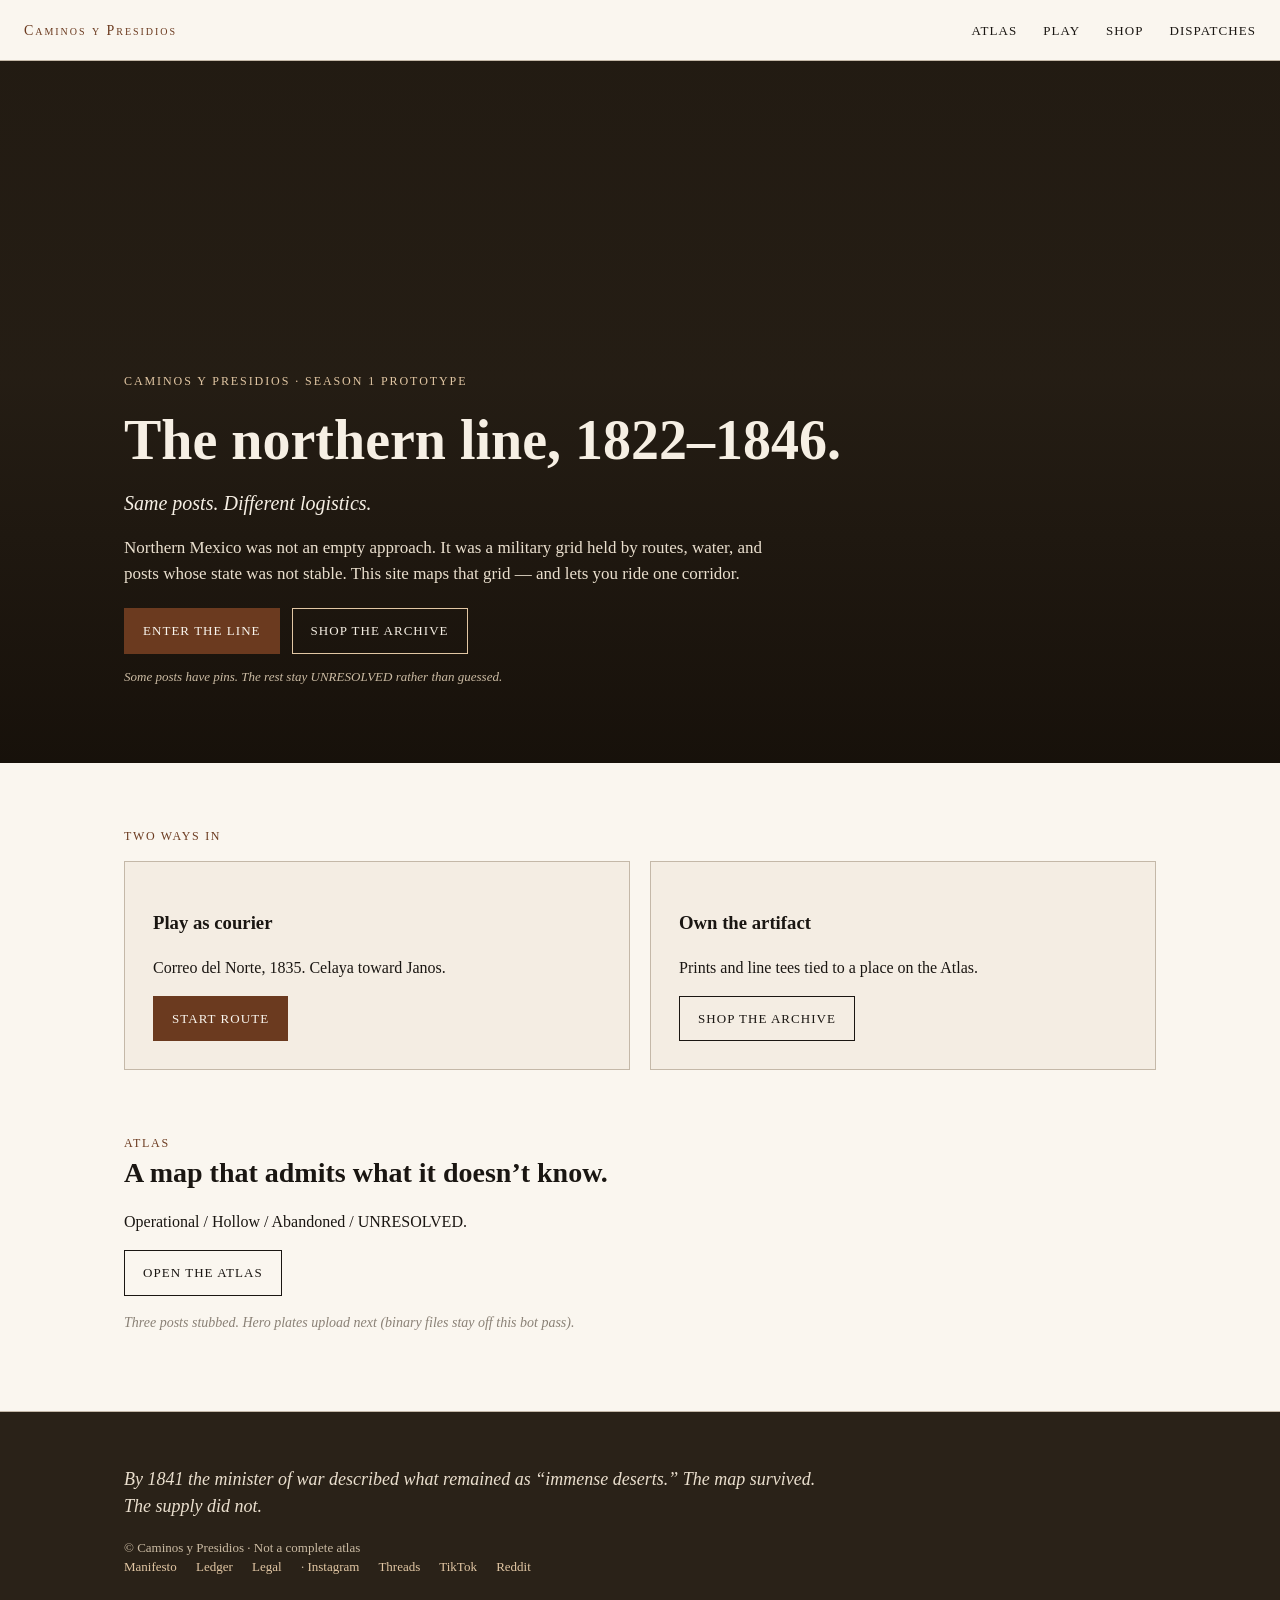
<file: index.html>
<!DOCTYPE html>
<html lang="en">
<head>
  <meta charset="utf-8" />
  <meta name="viewport" content="width=device-width, initial-scale=1" />
  <title>Caminos y Presidios · The northern line, 1822–1846</title>
  <link rel="stylesheet" href="styles.css" />
</head>
<body>
  <header class="site-header">
    <a class="brand" href="index.html">Caminos y Presidios</a>
    <nav>
      <a href="atlas/index.html">ATLAS</a>
      <a href="play/index.html">PLAY</a>
      <a href="shop.html">SHOP</a>
      <a href="dispatches.html">DISPATCHES</a>
    </nav>
  </header>
  <section class="hero">
    <div class="hero-scrim"></div>
    <div class="hero-copy">
      <div class="eyebrow">Caminos y Presidios · Season 1 prototype</div>
      <h1>The northern line, 1822–1846.</h1>
      <p class="sub">Same posts. Different logistics.</p>
      <p class="body">Northern Mexico was not an empty approach. It was a military grid held by routes, water, and posts whose state was not stable. This site maps that grid — and lets you ride one corridor.</p>
      <div class="ctas">
        <a class="btn solid" href="play/index.html">Enter the Line</a>
        <a class="btn" href="shop.html">Shop the Archive</a>
      </div>
      <p class="fine">Some posts have pins. The rest stay UNRESOLVED rather than guessed.</p>
    </div>
  </section>
  <section class="section"><div class="wrap">
    <div class="kicker">Two ways in</div>
    <div class="grid2" style="margin-top:16px">
      <article class="card"><h3>Play as courier</h3><p>Correo del Norte, 1835. Celaya toward Janos.</p><a class="btn solid" href="play/chapter-1.html">Start route</a></article>
      <article class="card"><h3>Own the artifact</h3><p>Prints and line tees tied to a place on the Atlas.</p><a class="btn" href="shop.html" style="color:var(--ink);border-color:var(--ink)">Shop the archive</a></article>
    </div>
  </div></section>
  <section class="section" style="padding-top:0"><div class="wrap">
    <div class="kicker">Atlas</div>
    <h2>A map that admits what it doesn’t know.</h2>
    <p>Operational / Hollow / Abandoned / UNRESOLVED.</p>
    <p><a class="btn" href="atlas/index.html" style="color:var(--ink);border-color:var(--ink)">Open the Atlas</a></p>
    <p class="note">Three posts stubbed. Hero plates upload next (binary files stay off this bot pass).</p>
  </div></section>
  <footer><div class="wrap">
    <p class="quote">By 1841 the minister of war described what remained as “immense deserts.” The map survived. The supply did not.</p>
    <p class="meta">© Caminos y Presidios · Not a complete atlas<br />
      <a href="manifesto.html">Manifesto</a> <a href="ledger.html">Ledger</a> <a href="legal.html">Legal</a> ·
      <a href="https://www.instagram.com/caminospresidios" target="_blank" rel="noopener noreferrer">Instagram</a>
      <a href="https://www.threads.com/@caminosypresidios" target="_blank" rel="noopener noreferrer">Threads</a>
      <a href="https://www.tiktok.com/@caminosypresidios" target="_blank" rel="noopener noreferrer">TikTok</a>
      <a href="https://www.reddit.com/u/OddNegotiation9227/s/6Y6dg2adzh" target="_blank" rel="noopener noreferrer">Reddit</a></p>
  </div></footer>
</body>
</html>
</file>
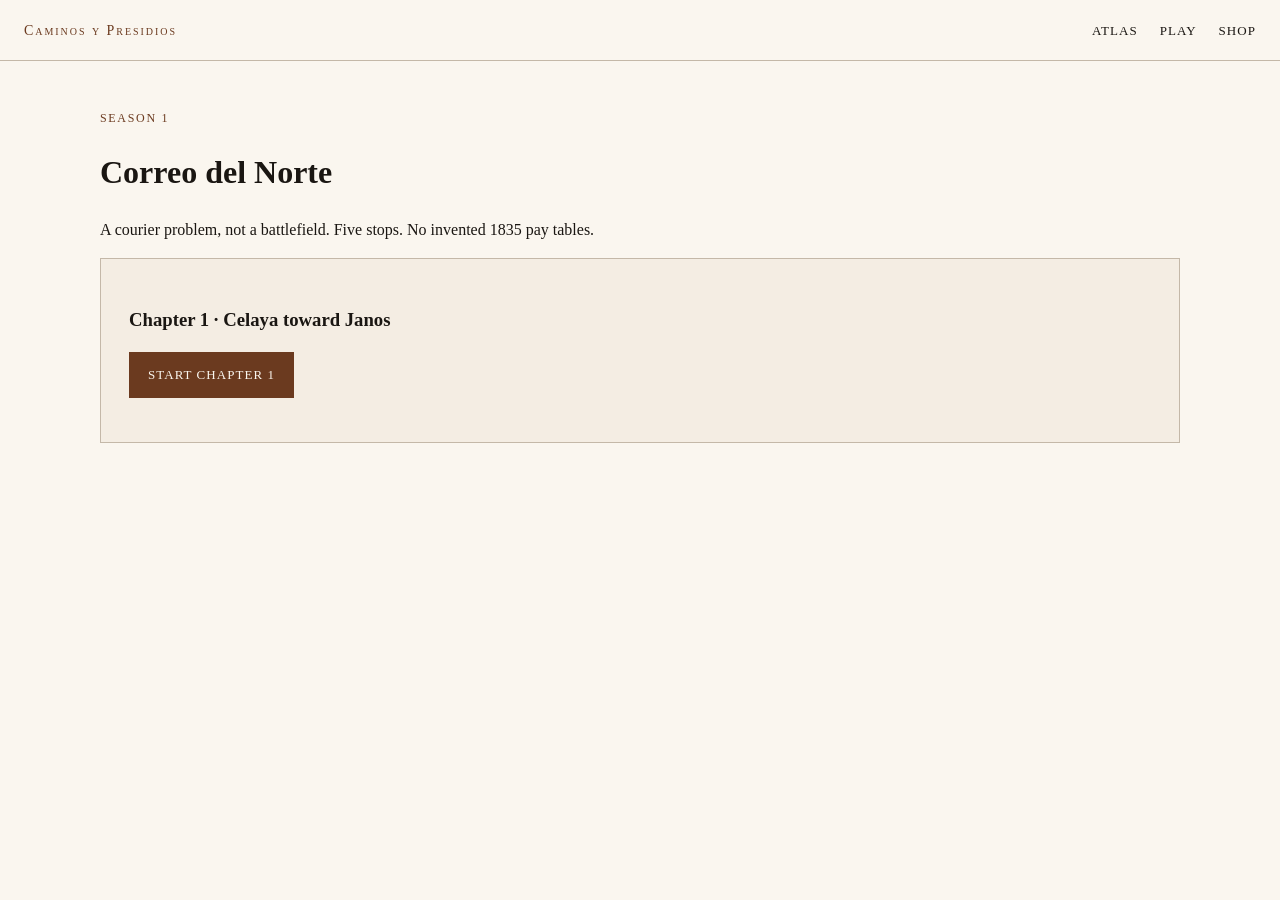
<file: play/index.html>
<!DOCTYPE html><html lang="en"><head><meta charset="utf-8"/><meta name="viewport" content="width=device-width,initial-scale=1"/><title>Play</title><link rel="stylesheet" href="../styles.css"/></head><body><header class="site-header"><a class="brand" href="../index.html">Caminos y Presidios</a><nav><a href="../atlas/index.html">ATLAS</a><a href="index.html">PLAY</a><a href="../shop.html">SHOP</a></nav></header><div class="wrap page-hero"><div class="kicker">Season 1</div><h1>Correo del Norte</h1><p>A courier problem, not a battlefield. Five stops. No invented 1835 pay tables.</p><article class="card"><h3>Chapter 1 · Celaya toward Janos</h3><p><a class="btn solid" href="chapter-1.html">Start Chapter 1</a></p></article></div></body></html>
</file>
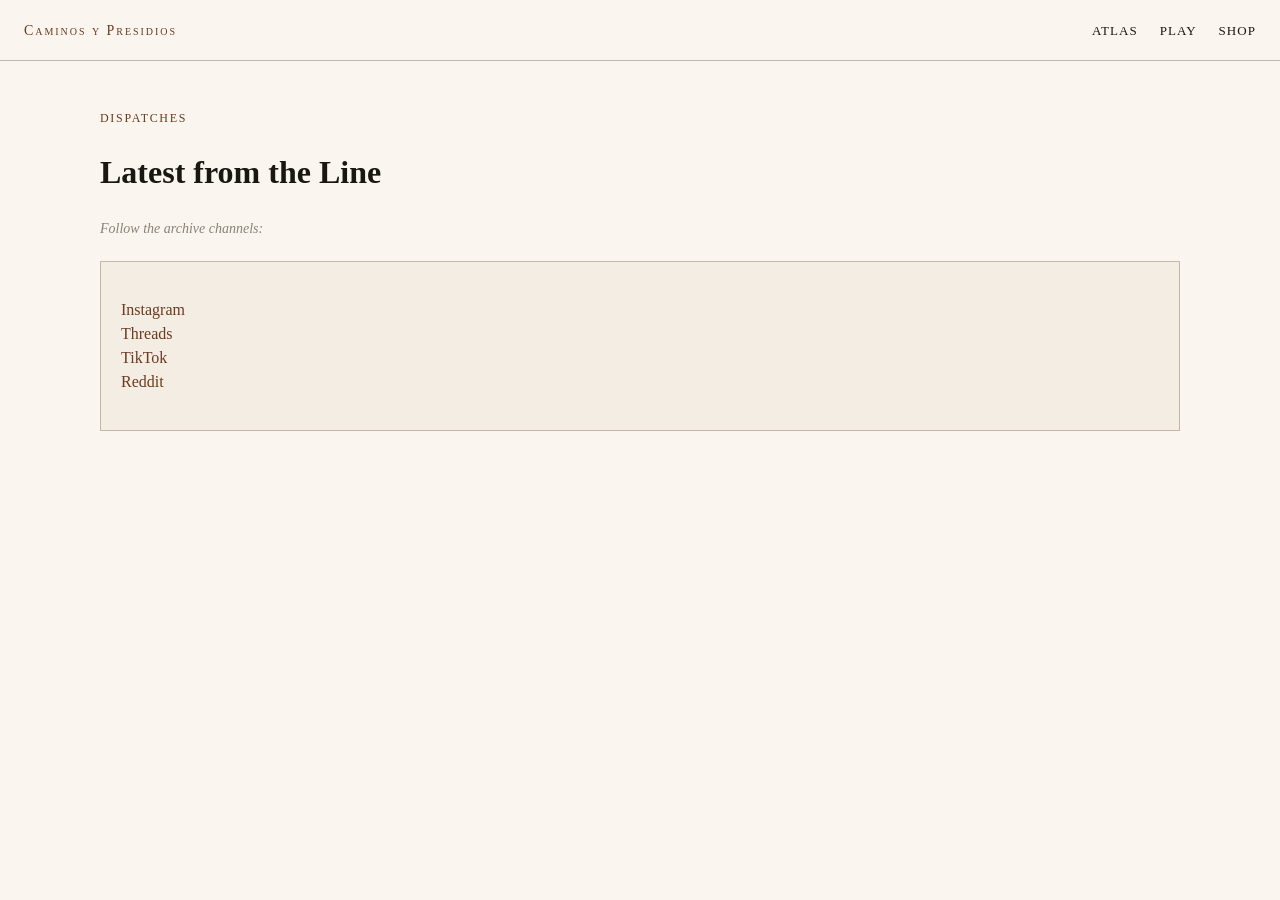
<file: dispatches.html>
<!DOCTYPE html><html lang="en"><head><meta charset="utf-8"/><meta name="viewport" content="width=device-width,initial-scale=1"/><title>Dispatches</title><link rel="stylesheet" href="styles.css"/></head><body><header class="site-header"><a class="brand" href="index.html">Caminos y Presidios</a><nav><a href="atlas/index.html">ATLAS</a><a href="play/index.html">PLAY</a><a href="shop.html">SHOP</a></nav></header><div class="wrap page-hero"><div class="kicker">Dispatches</div><h1>Latest from the Line</h1><p class="note">Follow the archive channels:</p><div class="block"><p><a href="https://www.instagram.com/caminospresidios" target="_blank" rel="noopener noreferrer">Instagram</a><br><a href="https://www.threads.com/@caminosypresidios" target="_blank" rel="noopener noreferrer">Threads</a><br><a href="https://www.tiktok.com/@caminosypresidios" target="_blank" rel="noopener noreferrer">TikTok</a><br><a href="https://www.reddit.com/u/OddNegotiation9227/s/6Y6dg2adzh" target="_blank" rel="noopener noreferrer">Reddit</a></p></div></div></body></html>
</file>
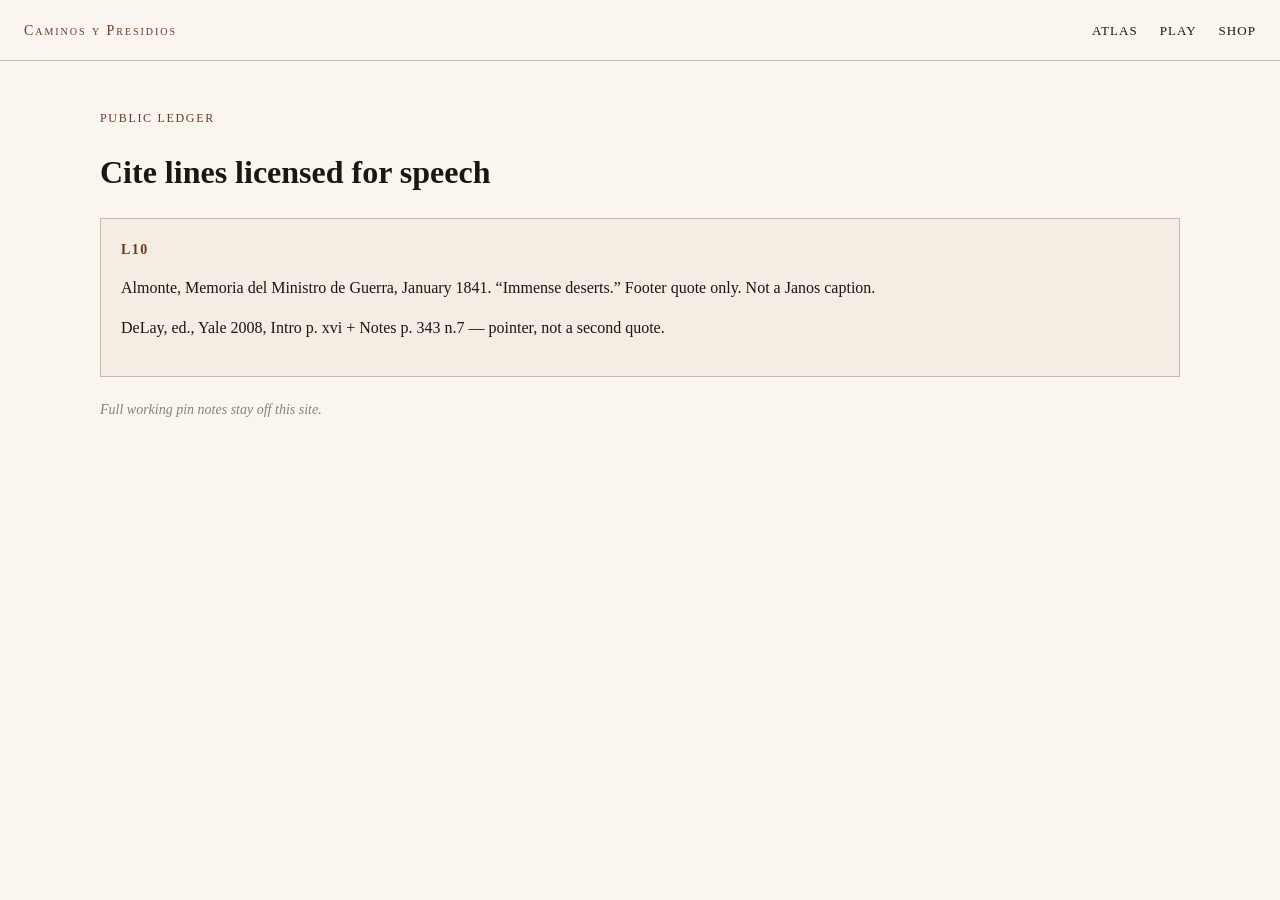
<file: ledger.html>
<!DOCTYPE html><html lang="en"><head><meta charset="utf-8"/><meta name="viewport" content="width=device-width,initial-scale=1"/><title>Ledger</title><link rel="stylesheet" href="styles.css"/></head><body><header class="site-header"><a class="brand" href="index.html">Caminos y Presidios</a><nav><a href="atlas/index.html">ATLAS</a><a href="play/index.html">PLAY</a><a href="shop.html">SHOP</a></nav></header><div class="wrap page-hero"><div class="kicker">Public ledger</div><h1>Cite lines licensed for speech</h1><div class="block"><h3>L10</h3><p>Almonte, Memoria del Ministro de Guerra, January 1841. “Immense deserts.” Footer quote only. Not a Janos caption.</p><p>DeLay, ed., Yale 2008, Intro p. xvi + Notes p. 343 n.7 — pointer, not a second quote.</p></div><p class="note">Full working pin notes stay off this site.</p></div></body></html>
</file>
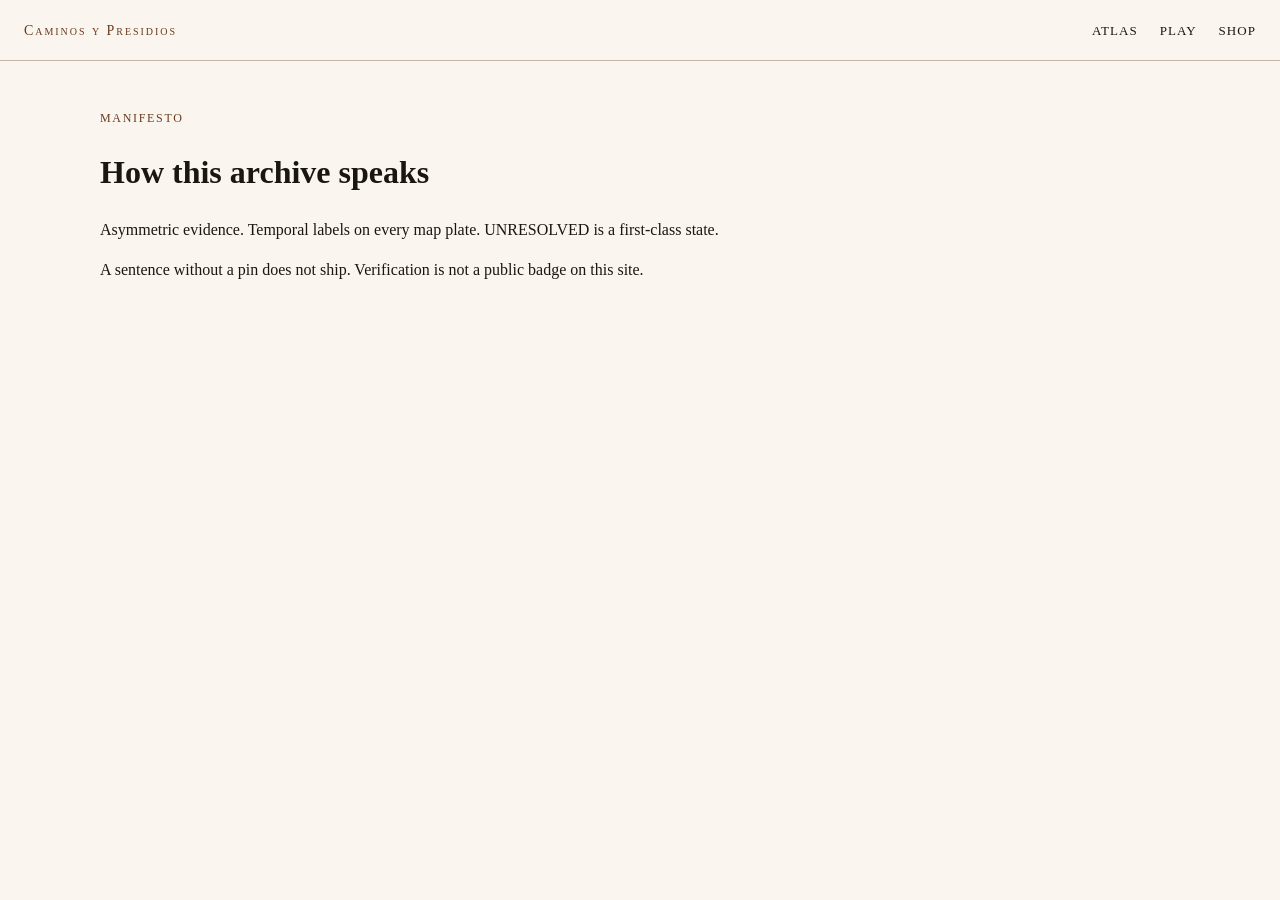
<file: manifesto.html>
<!DOCTYPE html><html lang="en"><head><meta charset="utf-8"/><meta name="viewport" content="width=device-width,initial-scale=1"/><title>Manifesto</title><link rel="stylesheet" href="styles.css"/></head><body><header class="site-header"><a class="brand" href="index.html">Caminos y Presidios</a><nav><a href="atlas/index.html">ATLAS</a><a href="play/index.html">PLAY</a><a href="shop.html">SHOP</a></nav></header><div class="wrap page-hero"><div class="kicker">Manifesto</div><h1>How this archive speaks</h1><p>Asymmetric evidence. Temporal labels on every map plate. UNRESOLVED is a first-class state.</p><p>A sentence without a pin does not ship. Verification is not a public badge on this site.</p></div></body></html>
</file>
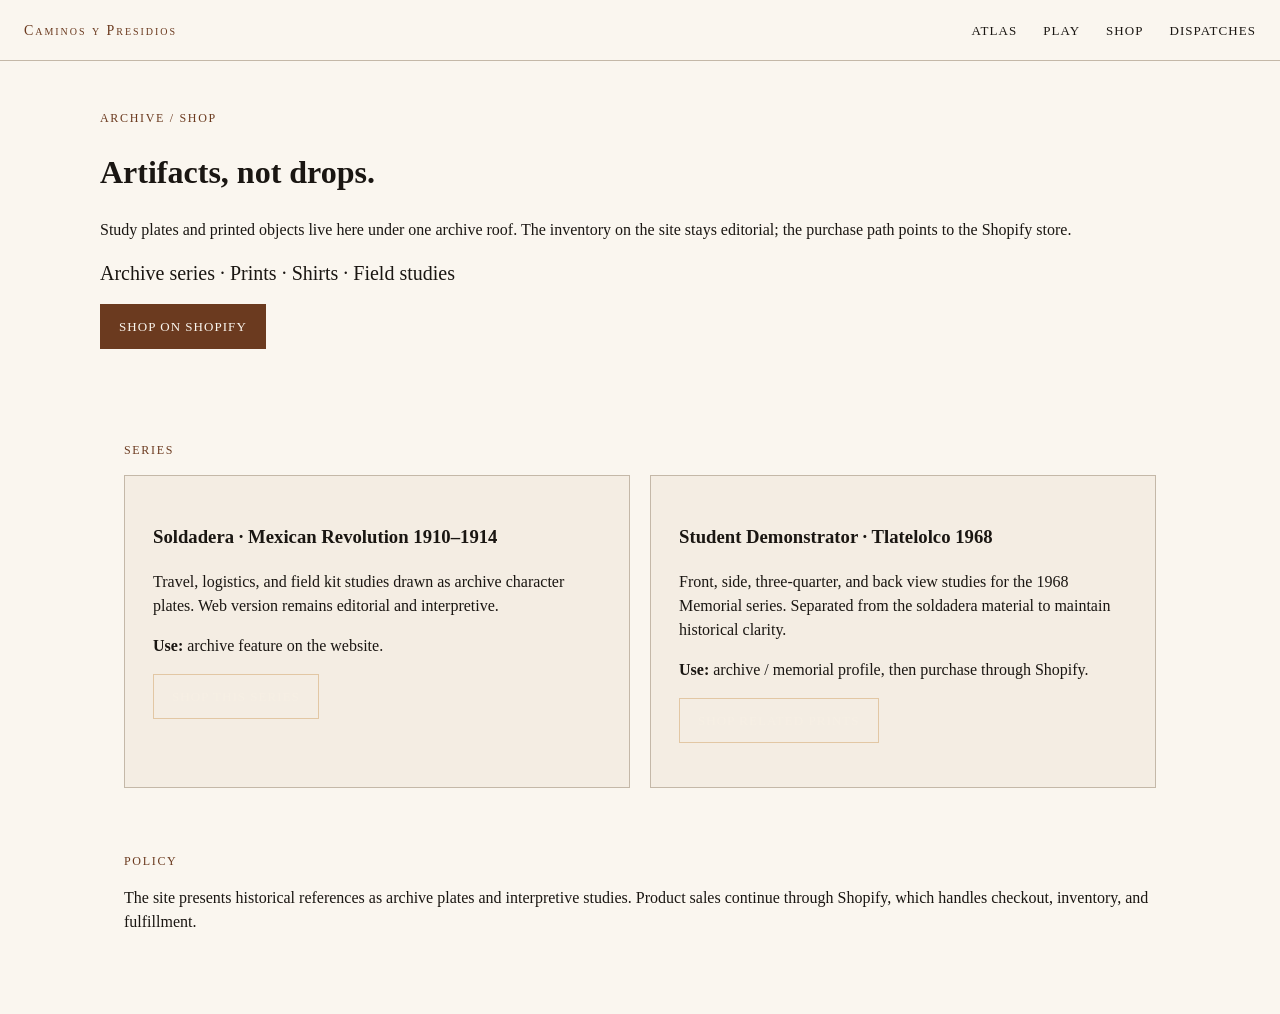
<file: shop.html>
<!DOCTYPE html>
<html lang="en">
<head>
  <meta charset="utf-8" />
  <meta name="viewport" content="width=device-width, initial-scale=1" />
  <title>Shop · Caminos y Presidios</title>
  <link rel="stylesheet" href="styles.css" />
</head>
<body>
  <header class="site-header">
    <a class="brand" href="index.html">Caminos y Presidios</a>
    <nav>
      <a href="atlas/index.html">ATLAS</a>
      <a href="play/index.html">PLAY</a>
      <a href="shop.html">SHOP</a>
      <a href="dispatches.html">DISPATCHES</a>
    </nav>
  </header>

  <div class="wrap page-hero">
    <div class="kicker">Archive / Shop</div>
    <h1>Artifacts, not drops.</h1>
    <p>Study plates and printed objects live here under one archive roof. The inventory on the site stays editorial; the purchase path points to the Shopify store.</p>
    <p class="price">Archive series · Prints · Shirts · Field studies</p>
    <p><a class="btn solid" href="https://caminosypresidios.myshopify.com/" target="_blank" rel="noopener noreferrer">Shop on Shopify</a></p>
  </div>

  <section class="section">
    <div class="wrap">
      <div class="kicker">Series</div>
      <div class="grid2" style="margin-top:16px">
        <article class="card">
          <h3>Soldadera · Mexican Revolution 1910–1914</h3>
          <p>Travel, logistics, and field kit studies drawn as archive character plates. Web version remains editorial and interpretive.</p>
          <p><strong>Use:</strong> archive feature on the website.</p>
          <p><a class="btn" href="https://caminosypresidios.myshopify.com/" target="_blank" rel="noopener noreferrer">Shop this series</a></p>
        </article>

        <article class="card">
          <h3>Student Demonstrator · Tlatelolco 1968</h3>
          <p>Front, side, three-quarter, and back view studies for the 1968 Memorial series. Separated from the soldadera material to maintain historical clarity.</p>
          <p><strong>Use:</strong> archive / memorial profile, then purchase through Shopify.</p>
          <p><a class="btn" href="https://caminosypresidios.myshopify.com/" target="_blank" rel="noopener noreferrer">Shop related prints</a></p>
        </article>
      </div>
    </div>
  </section>

  <section class="section" style="padding-top:0">
    <div class="wrap">
      <div class="kicker">Policy</div>
      <p>The site presents historical references as archive plates and interpretive studies. Product sales continue through Shopify, which handles checkout, inventory, and fulfillment.</p>
    </div>
  </section>
</body>
</html>
</file>
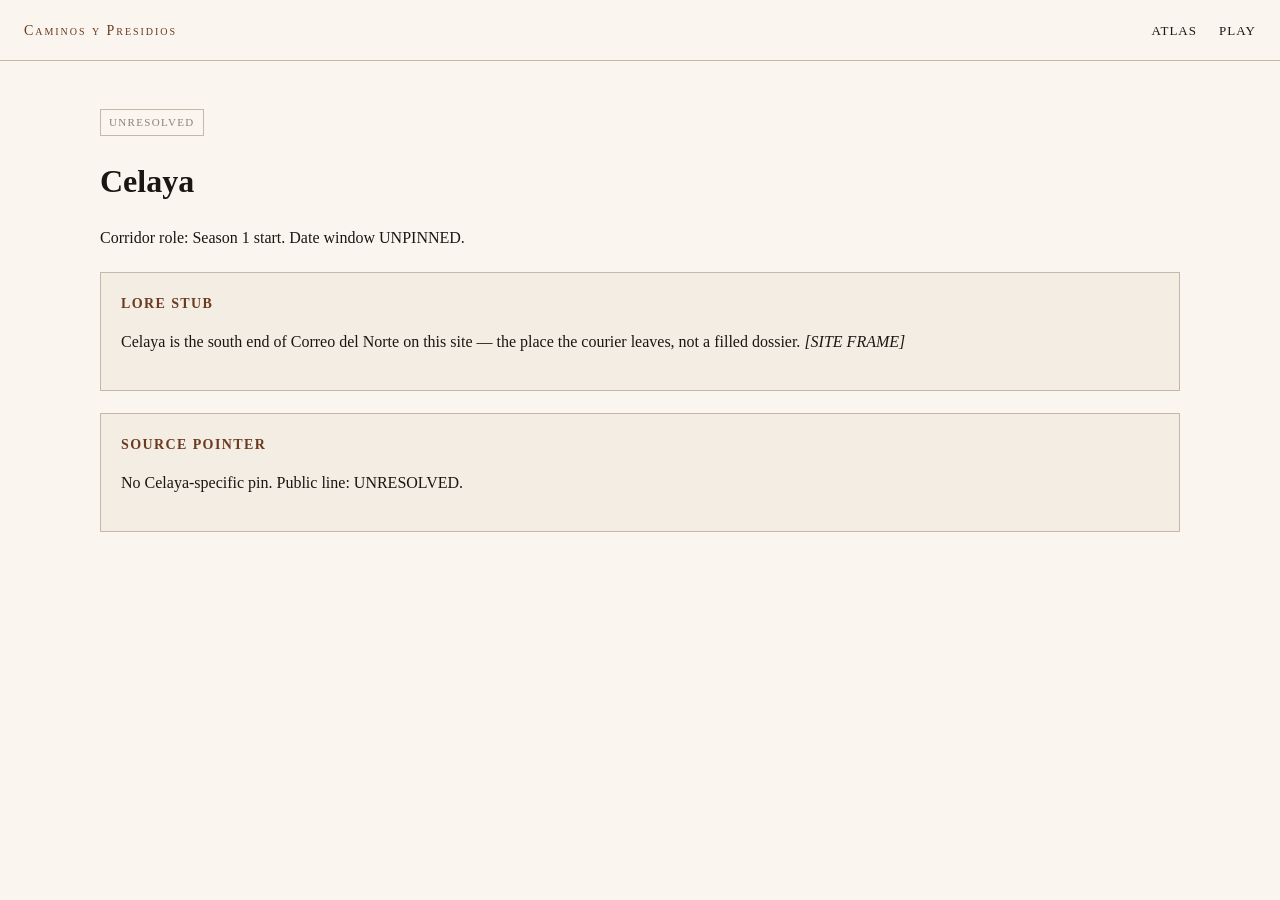
<file: atlas/celaya.html>
<!DOCTYPE html><html lang="en"><head><meta charset="utf-8"/><meta name="viewport" content="width=device-width,initial-scale=1"/><title>Celaya</title><link rel="stylesheet" href="../styles.css"/></head><body><header class="site-header"><a class="brand" href="../index.html">Caminos y Presidios</a><nav><a href="index.html">ATLAS</a><a href="../play/index.html">PLAY</a></nav></header><div class="wrap page-hero"><span class="badge">UNRESOLVED</span><h1>Celaya</h1><p>Corridor role: Season 1 start. Date window UNPINNED.</p><div class="block"><h3>Lore stub</h3><p>Celaya is the south end of Correo del Norte on this site — the place the courier leaves, not a filled dossier. <em>[SITE FRAME]</em></p></div><div class="block"><h3>Source pointer</h3><p>No Celaya-specific pin. Public line: UNRESOLVED.</p></div></div></body></html>
</file>
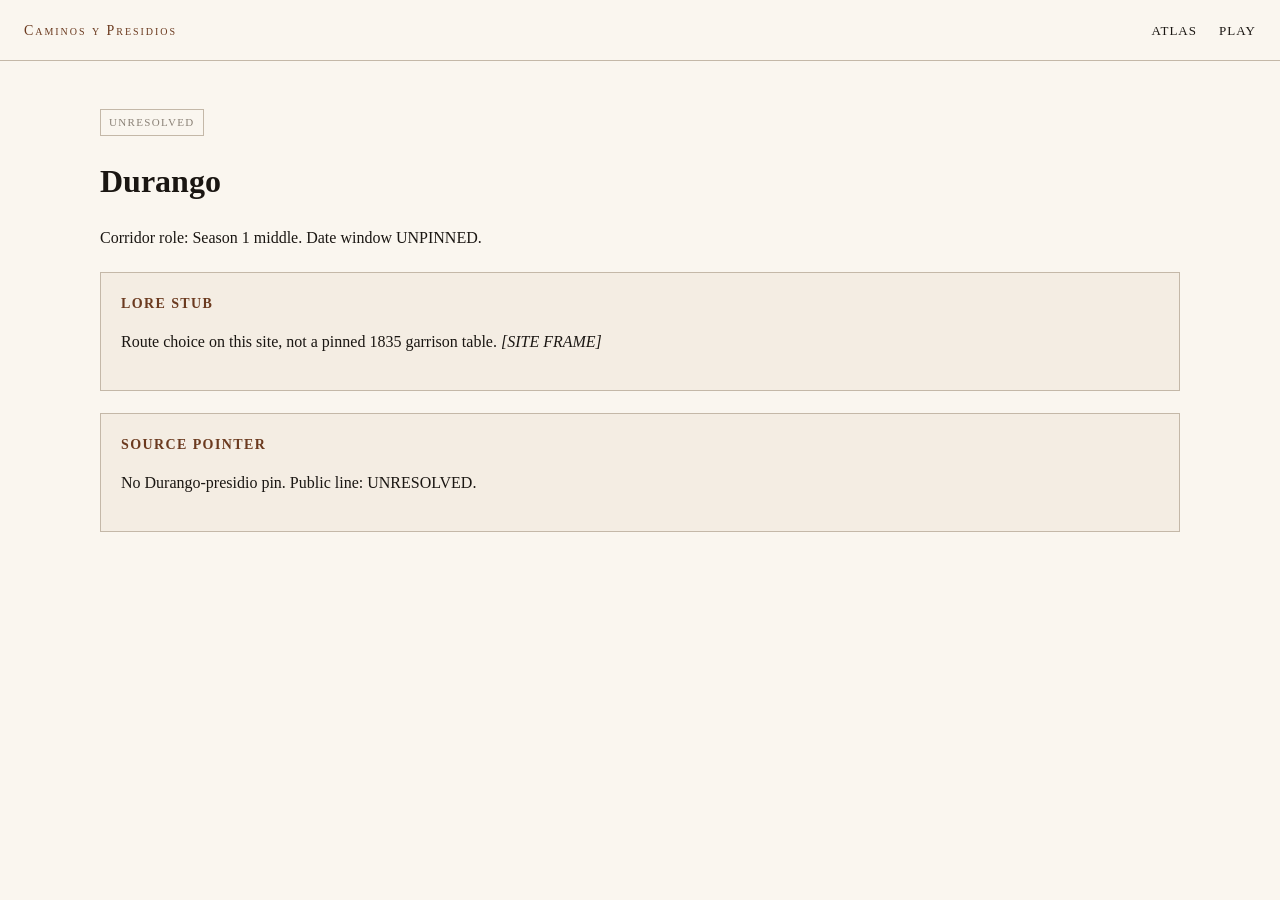
<file: atlas/durango.html>
<!DOCTYPE html><html lang="en"><head><meta charset="utf-8"/><meta name="viewport" content="width=device-width,initial-scale=1"/><title>Durango</title><link rel="stylesheet" href="../styles.css"/></head><body><header class="site-header"><a class="brand" href="../index.html">Caminos y Presidios</a><nav><a href="index.html">ATLAS</a><a href="../play/index.html">PLAY</a></nav></header><div class="wrap page-hero"><span class="badge">UNRESOLVED</span><h1>Durango</h1><p>Corridor role: Season 1 middle. Date window UNPINNED.</p><div class="block"><h3>Lore stub</h3><p>Route choice on this site, not a pinned 1835 garrison table. <em>[SITE FRAME]</em></p></div><div class="block"><h3>Source pointer</h3><p>No Durango-presidio pin. Public line: UNRESOLVED.</p></div></div></body></html>
</file>
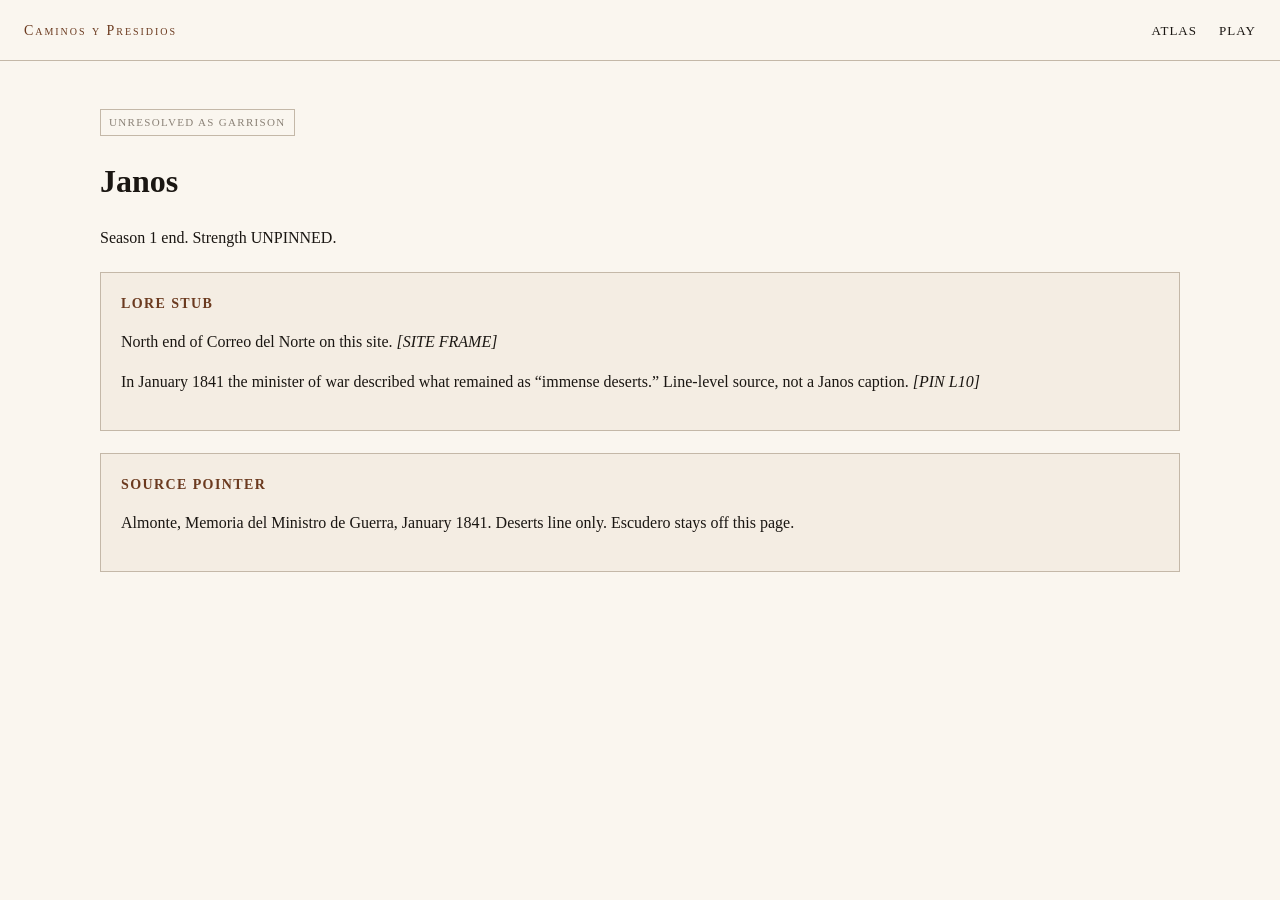
<file: atlas/janos.html>
<!DOCTYPE html><html lang="en"><head><meta charset="utf-8"/><meta name="viewport" content="width=device-width,initial-scale=1"/><title>Janos</title><link rel="stylesheet" href="../styles.css"/></head><body><header class="site-header"><a class="brand" href="../index.html">Caminos y Presidios</a><nav><a href="index.html">ATLAS</a><a href="../play/index.html">PLAY</a></nav></header><div class="wrap page-hero"><span class="badge">UNRESOLVED as garrison</span><h1>Janos</h1><p>Season 1 end. Strength UNPINNED.</p><div class="block"><h3>Lore stub</h3><p>North end of Correo del Norte on this site. <em>[SITE FRAME]</em></p><p>In January 1841 the minister of war described what remained as “immense deserts.” Line-level source, not a Janos caption. <em>[PIN L10]</em></p></div><div class="block"><h3>Source pointer</h3><p>Almonte, Memoria del Ministro de Guerra, January 1841. Deserts line only. Escudero stays off this page.</p></div></div></body></html>
</file>
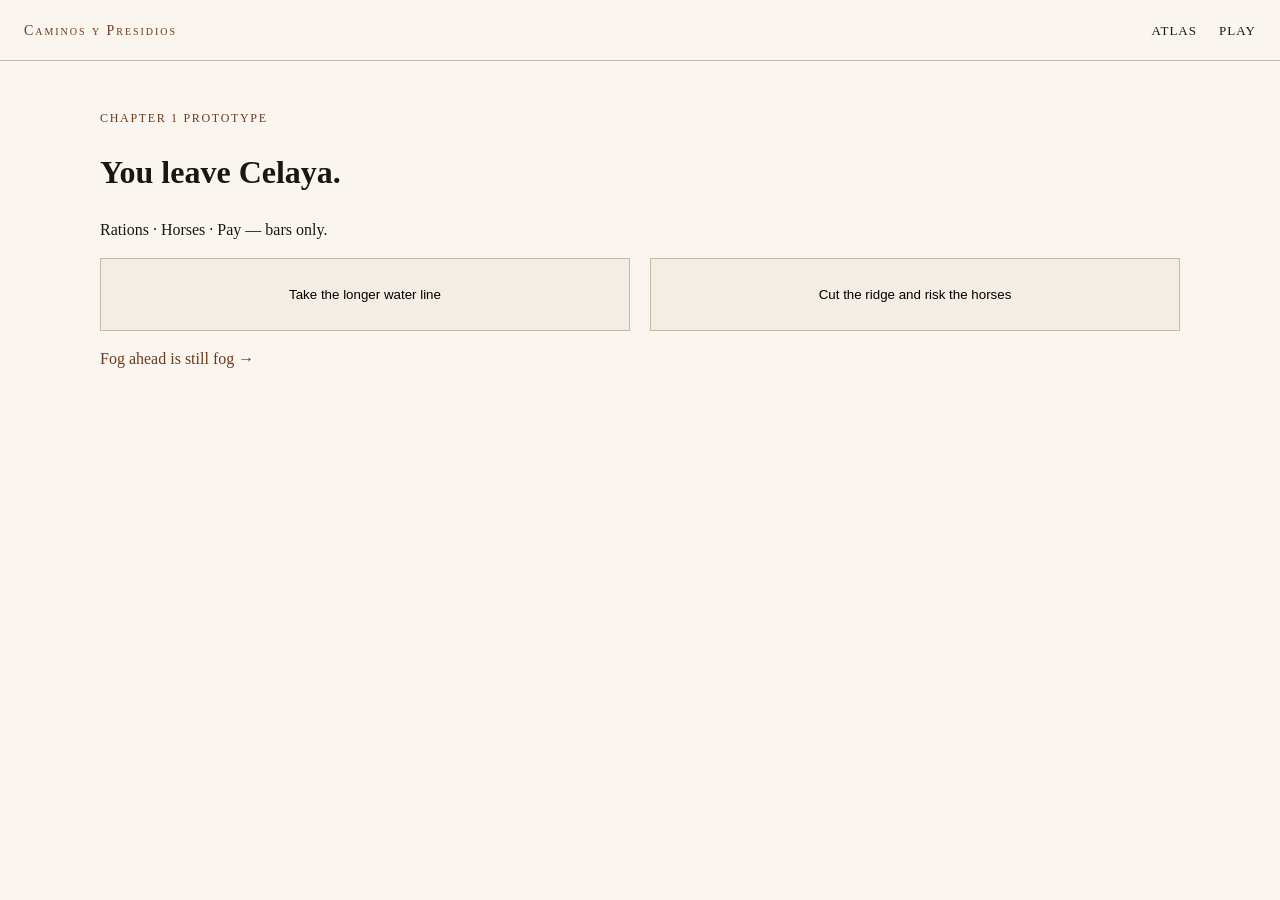
<file: play/chapter-1.html>
<!DOCTYPE html><html lang="en"><head><meta charset="utf-8"/><meta name="viewport" content="width=device-width,initial-scale=1"/><title>Chapter 1</title><link rel="stylesheet" href="../styles.css"/></head><body><header class="site-header"><a class="brand" href="../index.html">Caminos y Presidios</a><nav><a href="../atlas/index.html">ATLAS</a><a href="index.html">PLAY</a></nav></header><div class="wrap page-hero"><div class="kicker">Chapter 1 prototype</div><h1>You leave Celaya.</h1><p>Rations · Horses · Pay — bars only.</p><div class="grid2"><button class="card" onclick="pick('water')">Take the longer water line</button><button class="card" onclick="pick('ridge')">Cut the ridge and risk the horses</button></div><p id="out" class="note"></p><p><a href="../atlas/janos.html">Fog ahead is still fog →</a></p></div><script>function pick(k){document.getElementById('out').textContent=k==='water'?'Choice recorded: water line. No ration figure invented.':'Choice recorded: ridge. Horse bar is flavor only.';}</script></body></html>
</file>
<file: styles.css>
:root{--ink:#1a1612;--rust:#6b3a1f;--sand:#f4ede3;--line:#c4b8a8;--fog:#8a8176;--cream:#faf6ef}*{box-sizing:border-box}html,body{margin:0;padding:0}body{font-family:Palatino,"Times New Roman",serif;color:var(--ink);background:var(--cream);line-height:1.5}a{color:var(--rust);text-decoration:none}a:hover{text-decoration:underline}.wrap{max-width:1080px;margin:0 auto;padding:0 24px}.site-header{display:flex;align-items:center;justify-content:space-between;padding:18px 24px;border-bottom:1px solid var(--line);background:var(--cream);position:sticky;top:0;z-index:10}.brand{font-variant:small-caps;letter-spacing:.14em;font-size:14px;color:var(--rust)}nav a{margin-left:22px;font-size:13px;letter-spacing:.08em;color:var(--ink)}.hero{position:relative;min-height:78vh;display:flex;align-items:flex-end;background:#2a2218}.hero-slider{position:absolute;inset:0}.hero-slider img{position:absolute;inset:0;width:100%;height:100%;object-fit:cover;opacity:0;transition:opacity 1.2s ease}.hero-slider img.on{opacity:1}.hero-scrim{position:absolute;inset:0;background:linear-gradient(to top,rgba(20,14,8,.86),rgba(20,14,8,.25) 55%,rgba(20,14,8,.35))}.hero-copy{position:relative;z-index:2;color:#f6efe4;padding:0 24px 64px;max-width:1080px;margin:0 auto;width:100%}.eyebrow{font-size:12px;letter-spacing:.16em;text-transform:uppercase;color:#e2c7a4}.hero h1{font-size:clamp(32px,5vw,56px);margin:8px 0 6px;font-weight:600}.hero .sub{font-style:italic;font-size:20px;margin:0 0 16px}.hero .body{max-width:640px;font-size:17px;color:#eadfce}.ctas{display:flex;gap:12px;flex-wrap:wrap;margin:22px 0 10px}.btn{display:inline-block;padding:12px 18px;border:1px solid #e2c7a4;color:#f6efe4;letter-spacing:.08em;font-size:13px;text-transform:uppercase}.btn.solid{background:var(--rust);border-color:var(--rust);color:#faf6ef}.fine{font-size:13px;color:#cbbba3;font-style:italic}.section{padding:64px 0}.section h2{font-size:28px;margin:0 0 10px}.kicker{font-size:12px;letter-spacing:.14em;text-transform:uppercase;color:var(--rust)}.grid2{display:grid;grid-template-columns:1fr 1fr;gap:20px}.card{background:var(--sand);border:1px solid var(--line);padding:28px}.states{display:grid;grid-template-columns:repeat(4,1fr);gap:12px;margin-top:18px}.state{background:#fff;border:1px solid var(--line);padding:14px;font-size:14px}.state b{display:block;margin-bottom:4px}.feature{display:grid;grid-template-columns:280px 1fr;gap:28px;align-items:center}.feature img{width:100%;height:360px;object-fit:cover;object-position:top;border:1px solid var(--line)}.price{font-size:20px;margin:8px 0}.note{font-size:14px;color:var(--fog);font-style:italic}footer{border-top:1px solid var(--line);padding:36px 24px 48px;background:#2a2218;color:#eadfce}footer .quote{max-width:720px;font-style:italic;font-size:18px}footer .meta{margin-top:18px;font-size:13px;color:#cbbba3}footer a{color:#e2c7a4;margin-right:16px}.page-hero{padding:48px 0 12px}.badge{display:inline-block;font-size:11px;letter-spacing:.12em;text-transform:uppercase;border:1px solid var(--line);padding:4px 8px;color:var(--fog)}.block{margin:22px 0;padding:20px;background:var(--sand);border:1px solid var(--line)}.block h3{margin:0 0 8px;font-size:14px;letter-spacing:.1em;text-transform:uppercase;color:var(--rust)}@media(max-width:800px){.grid2,.feature,.states{grid-template-columns:1fr}}
</file>
